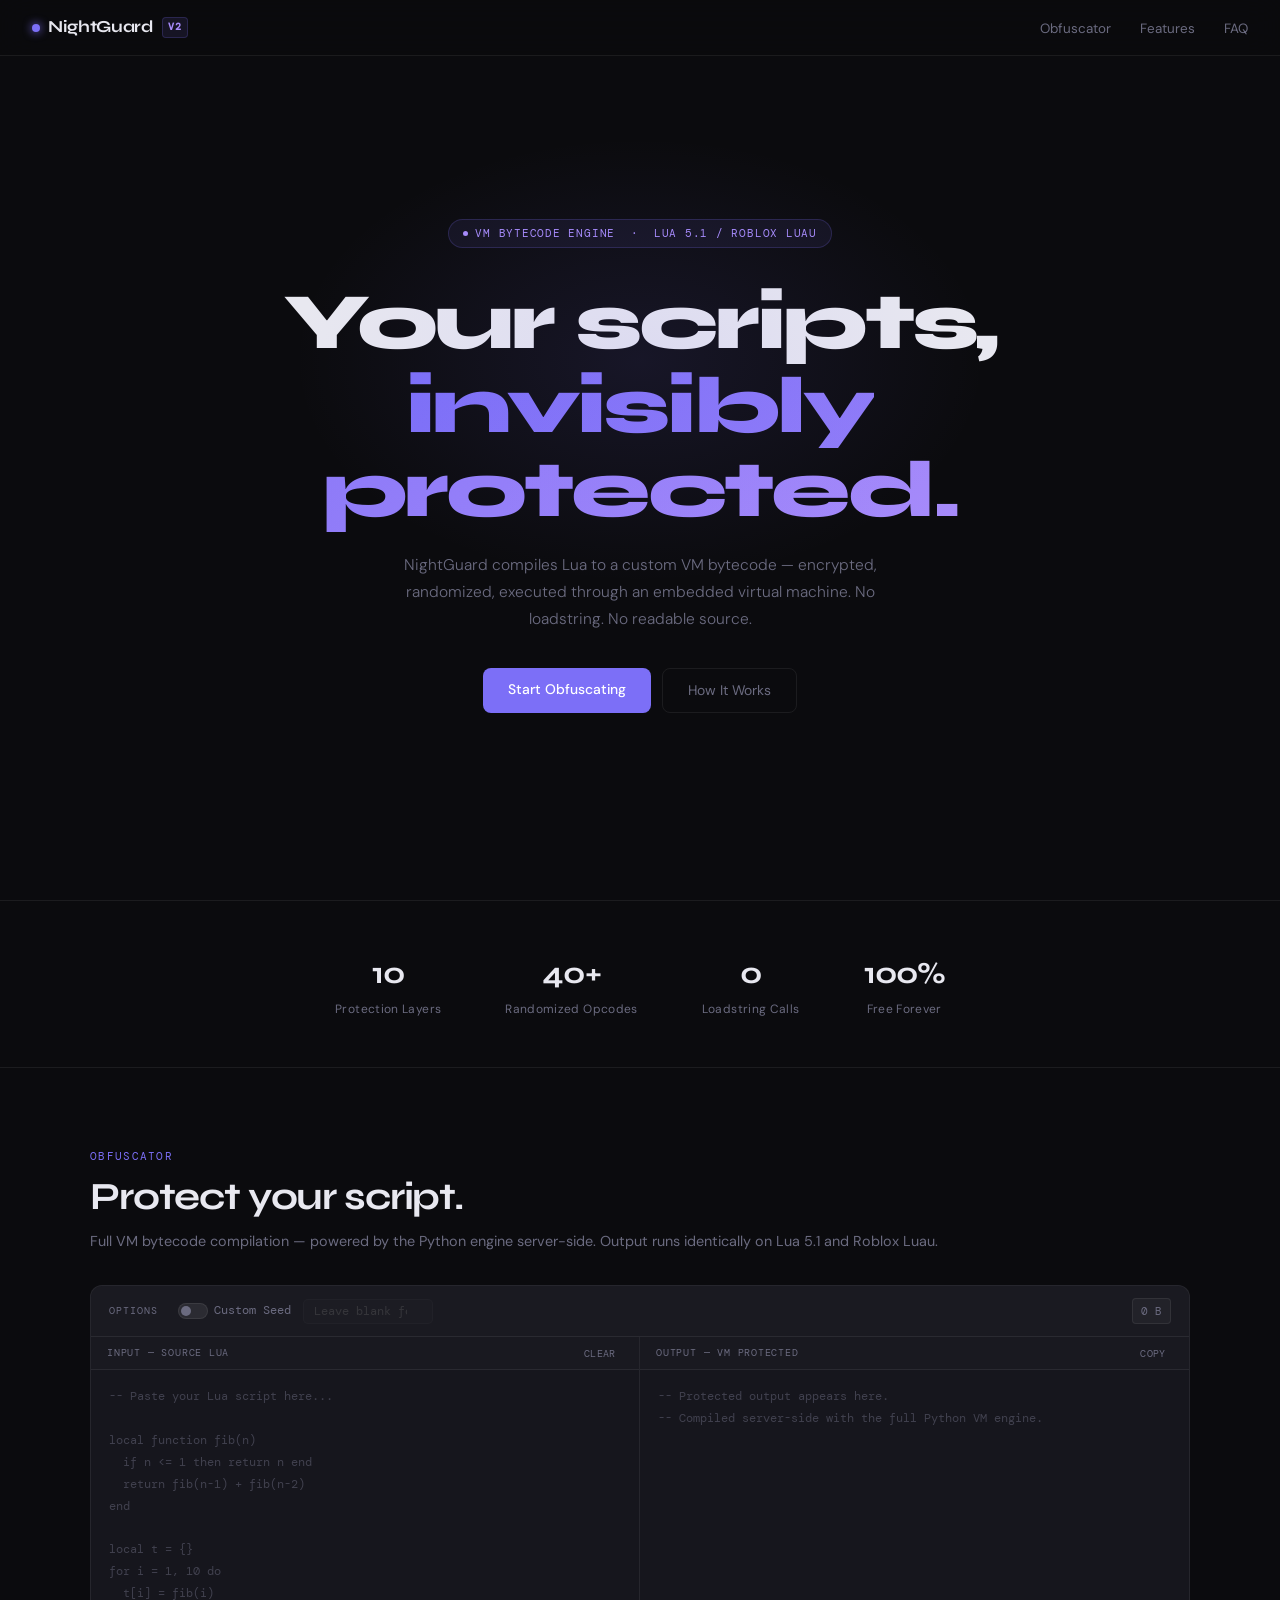
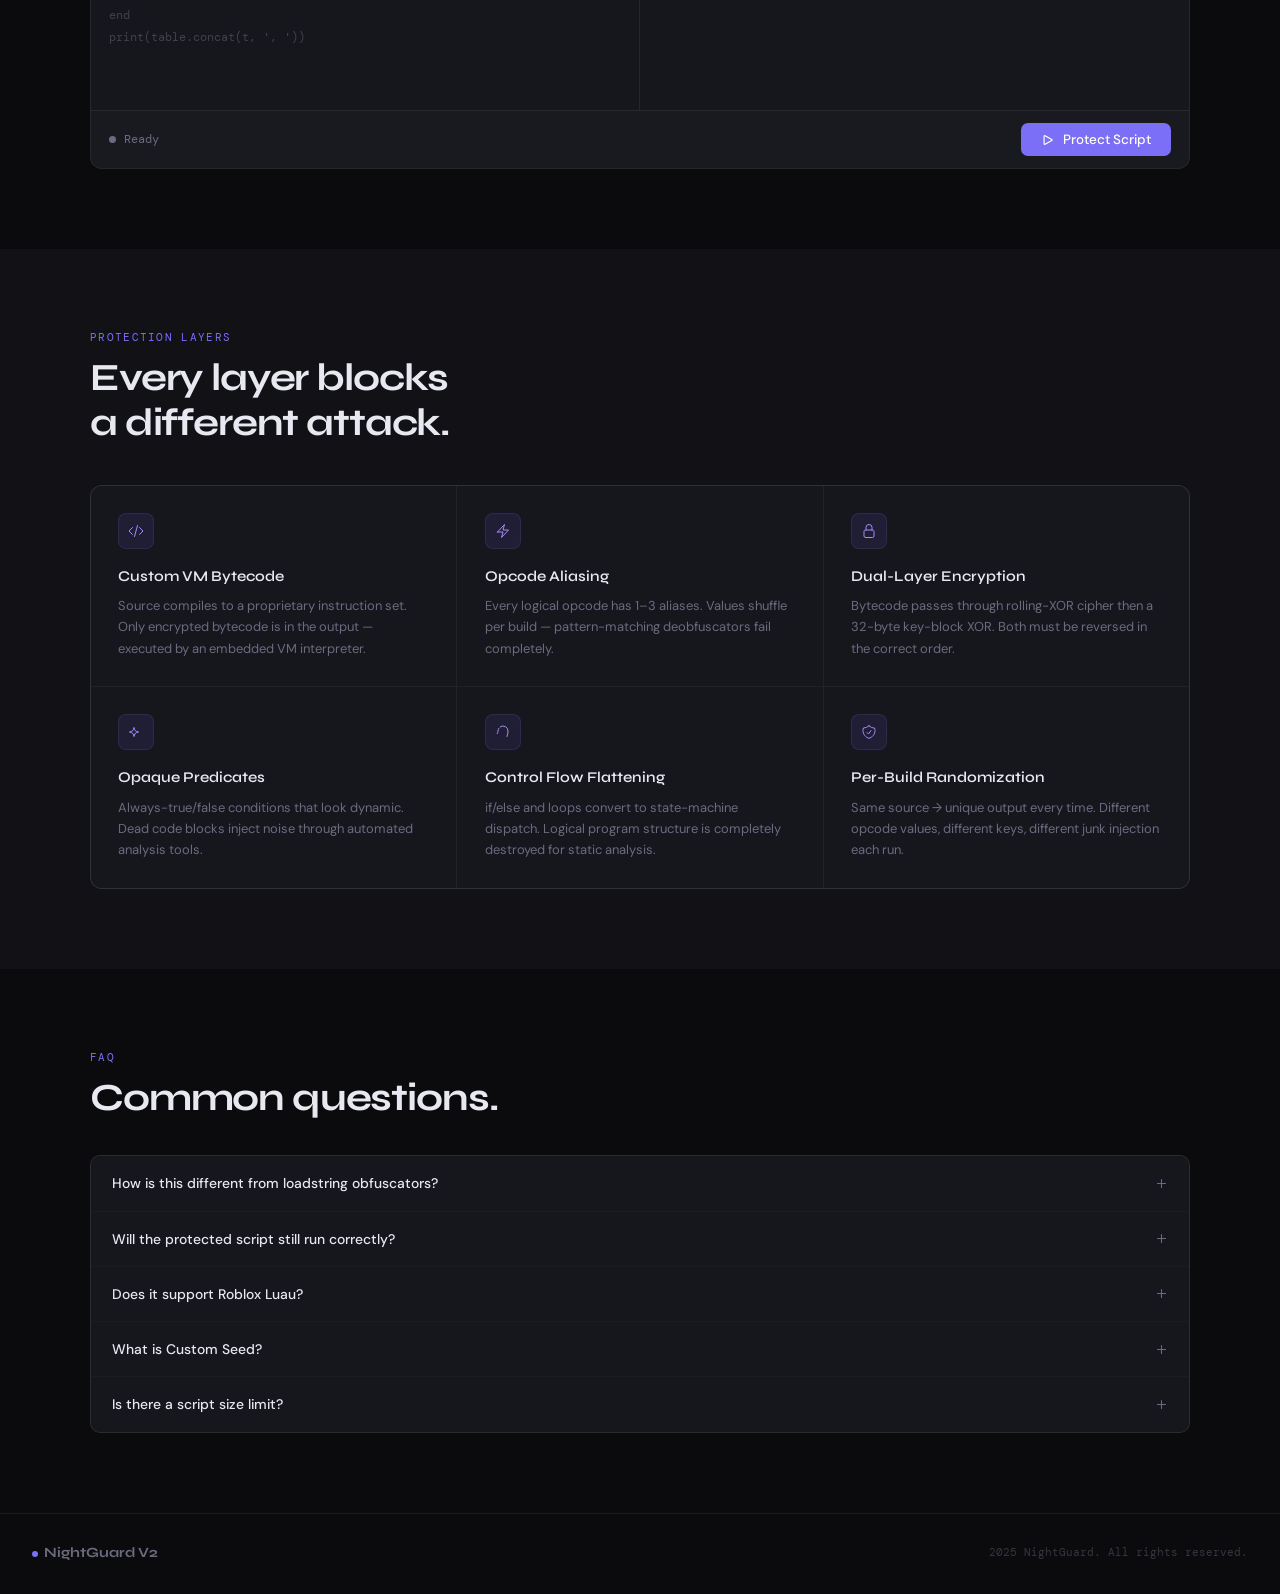
<file: static/index.html>
<!DOCTYPE html>
<html lang="en">
<head>
  <meta charset="UTF-8" />
  <meta name="viewport" content="width=device-width, initial-scale=1.0" />
  <title>NightGuard V2 — Lua Obfuscator</title>
  <link rel="preconnect" href="https://fonts.googleapis.com" />
  <link href="https://fonts.googleapis.com/css2?family=Syne:wght@600;700;800&family=DM+Mono:wght@400;500&family=DM+Sans:wght@300;400;500&display=swap" rel="stylesheet" />
  <link rel="stylesheet" href="/static/style.css" />
</head>
<body>

<!-- NAV -->
<nav>
  <a class="nav-logo" href="/">
    <span class="dot"></span>
    NightGuard
    <span class="nav-v2">V2</span>
  </a>
  <ul class="nav-links">
    <li><a href="#tool">Obfuscator</a></li>
    <li><a href="#features">Features</a></li>
    <li><a href="#faq">FAQ</a></li>
  </ul>
</nav>

<!-- HERO -->
<header class="hero">
  <div class="hero-glow"></div>
  <div class="hero-badge">
    <span class="bdot"></span>
    VM BYTECODE ENGINE &nbsp;·&nbsp; LUA 5.1 / ROBLOX LUAU
  </div>
  <h1>Your scripts,<br /><span class="grad">invisibly protected.</span></h1>
  <p class="hero-sub">
    NightGuard compiles Lua to a custom VM bytecode — encrypted, randomized,
    executed through an embedded virtual machine. No loadstring. No readable source.
  </p>
  <div class="hero-btns">
    <a href="#tool" class="btn-primary">Start Obfuscating</a>
    <a href="#features" class="btn-ghost">How It Works</a>
  </div>
</header>

<!-- STATS -->
<div class="stats-bar">
  <div class="stat"><span class="sv">10</span><span class="sl">Protection Layers</span></div>
  <div class="stat"><span class="sv">40+</span><span class="sl">Randomized Opcodes</span></div>
  <div class="stat"><span class="sv">0</span><span class="sl">Loadstring Calls</span></div>
  <div class="stat"><span class="sv">100%</span><span class="sl">Free Forever</span></div>
</div>

<!-- TOOL -->
<section class="tool-section" id="tool">
  <div class="inner">
    <div class="tool-header">
      <div class="section-label">Obfuscator</div>
      <h2 class="section-title">Protect your script.</h2>
      <p class="section-desc">
        Full VM bytecode compilation — powered by the Python engine server-side.
        Output runs identically on Lua 5.1 and Roblox Luau.
      </p>
    </div>

    <div class="tool-box">

      <!-- Options -->
      <div class="tool-opts-bar">
        <div class="opts-left">
          <span class="opts-label">OPTIONS</span>
          <label class="toggle-wrap">
            <input type="checkbox" id="opt-seed" />
            <span class="toggle-track"><span class="toggle-thumb"></span></span>
            <span>Custom Seed</span>
          </label>
          <input
            type="number" id="seed-val"
            class="seed-input" placeholder="Leave blank for random"
            min="0" max="4294967295"
          />
        </div>
        <div class="opts-right">
          <span class="size-badge" id="inputSize">0 B</span>
        </div>
      </div>

      <!-- Editors -->
      <div class="editors">
        <div class="editor-pane">
          <div class="editor-label">
            <span>INPUT — Source Lua</span>
            <button class="clear-btn" id="clearBtn">Clear</button>
          </div>
          <textarea
            id="inputCode"
            spellcheck="false"
            placeholder="-- Paste your Lua script here...

local function fib(n)
  if n <= 1 then return n end
  return fib(n-1) + fib(n-2)
end

local t = {}
for i = 1, 10 do
  t[i] = fib(i)
end
print(table.concat(t, ', '))
"></textarea>
        </div>

        <div class="editor-pane output-pane">
          <div class="editor-label">
            <span>OUTPUT — VM Protected</span>
            <button class="copy-btn" id="copyBtn">Copy</button>
          </div>
          <textarea
            id="outputCode"
            readonly
            spellcheck="false"
            placeholder="-- Protected output appears here.
-- Compiled server-side with the full Python VM engine."
          ></textarea>
        </div>
      </div>

      <!-- Footer -->
      <div class="tool-footer">
        <div class="status-area">
          <div class="status-dot" id="statusDot"></div>
          <span class="status-text" id="statusText">Ready</span>
        </div>
        <div class="btn-group">
          <button class="btn-run" id="runBtn">
            <svg width="14" height="14" fill="none" viewBox="0 0 24 24" stroke-width="2" stroke="currentColor">
              <path stroke-linecap="round" stroke-linejoin="round"
                d="M5.25 5.653c0-.856.917-1.398 1.667-.986l11.54 6.348a1.125 1.125 0 010 1.971l-11.54 6.347a1.125 1.125 0 01-1.667-.985V5.653z"/>
            </svg>
            Protect Script
          </button>
        </div>
      </div>
    </div>

    <!-- Result meta -->
    <div class="result-meta" id="resultMeta" style="display:none">
      <div class="meta-card">
        <span class="mc-label">Input</span>
        <span class="mc-val" id="metaIn">—</span>
      </div>
      <span class="meta-arrow">→</span>
      <div class="meta-card">
        <span class="mc-label">Output</span>
        <span class="mc-val" id="metaOut">—</span>
      </div>
      <span class="meta-arrow">→</span>
      <div class="meta-card">
        <span class="mc-label">Expansion</span>
        <span class="mc-val" id="metaRatio">—</span>
      </div>
      <div class="meta-card">
        <span class="mc-label">Method</span>
        <span class="mc-val" style="color:var(--green)">Full VM ✓</span>
      </div>
    </div>
  </div>
</section>

<!-- FEATURES -->
<section class="features-section" id="features">
  <div class="inner">
    <div class="section-label">Protection Layers</div>
    <h2 class="section-title">Every layer blocks<br />a different attack.</h2>
    <div class="feature-grid">

      <div class="feat-card">
        <div class="feat-icon">
          <svg fill="none" viewBox="0 0 24 24" stroke-width="1.5">
            <path stroke-linecap="round" stroke-linejoin="round" d="M17.25 6.75L22.5 12l-5.25 5.25m-10.5 0L1.5 12l5.25-5.25m7.5-3l-4.5 16.5"/>
          </svg>
        </div>
        <h3>Custom VM Bytecode</h3>
        <p>Source compiles to a proprietary instruction set. Only encrypted bytecode is in the output — executed by an embedded VM interpreter.</p>
      </div>

      <div class="feat-card">
        <div class="feat-icon">
          <svg fill="none" viewBox="0 0 24 24" stroke-width="1.5">
            <path stroke-linecap="round" stroke-linejoin="round" d="M3.75 13.5l10.5-11.25L12 10.5h8.25L9.75 21.75 12 13.5H3.75z"/>
          </svg>
        </div>
        <h3>Opcode Aliasing</h3>
        <p>Every logical opcode has 1–3 aliases. Values shuffle per build — pattern-matching deobfuscators fail completely.</p>
      </div>

      <div class="feat-card">
        <div class="feat-icon">
          <svg fill="none" viewBox="0 0 24 24" stroke-width="1.5">
            <path stroke-linecap="round" stroke-linejoin="round" d="M16.5 10.5V6.75a4.5 4.5 0 10-9 0v3.75m-.75 11.25h10.5a2.25 2.25 0 002.25-2.25v-6.75a2.25 2.25 0 00-2.25-2.25H6.75a2.25 2.25 0 00-2.25 2.25v6.75a2.25 2.25 0 002.25 2.25z"/>
          </svg>
        </div>
        <h3>Dual-Layer Encryption</h3>
        <p>Bytecode passes through rolling-XOR cipher then a 32-byte key-block XOR. Both must be reversed in the correct order.</p>
      </div>

      <div class="feat-card">
        <div class="feat-icon">
          <svg fill="none" viewBox="0 0 24 24" stroke-width="1.5">
            <path stroke-linecap="round" stroke-linejoin="round" d="M9.813 15.904L9 18.75l-.813-2.846a4.5 4.5 0 00-3.09-3.09L2.25 12l2.846-.813a4.5 4.5 0 003.09-3.09L9 5.25l.813 2.846a4.5 4.5 0 003.09 3.09L15.75 12l-2.846.813a4.5 4.5 0 00-3.09 3.09z"/>
          </svg>
        </div>
        <h3>Opaque Predicates</h3>
        <p>Always-true/false conditions that look dynamic. Dead code blocks inject noise through automated analysis tools.</p>
      </div>

      <div class="feat-card">
        <div class="feat-icon">
          <svg fill="none" viewBox="0 0 24 24" stroke-width="1.5">
            <path stroke-linecap="round" stroke-linejoin="round" d="M7.864 4.243A7.5 7.5 0 0119.5 10.5c0 2.92-.556 5.709-1.568 8.268M5.742 6.364A7.465 7.465 0 004.5 10.5a7.464 7.464 0 01-1.15 3.993"/>
          </svg>
        </div>
        <h3>Control Flow Flattening</h3>
        <p>if/else and loops convert to state-machine dispatch. Logical program structure is completely destroyed for static analysis.</p>
      </div>

      <div class="feat-card">
        <div class="feat-icon">
          <svg fill="none" viewBox="0 0 24 24" stroke-width="1.5">
            <path stroke-linecap="round" stroke-linejoin="round" d="M9 12.75L11.25 15 15 9.75m-3-7.036A11.959 11.959 0 013.598 6 11.99 11.99 0 003 9.749c0 5.592 3.824 10.29 9 11.623 5.176-1.332 9-6.03 9-11.622 0-1.31-.21-2.57-.598-3.75h-.152c-3.196 0-6.1-1.25-8.25-3.286z"/>
          </svg>
        </div>
        <h3>Per-Build Randomization</h3>
        <p>Same source → unique output every time. Different opcode values, different keys, different junk injection each run.</p>
      </div>

    </div>
  </div>
</section>

<!-- FAQ -->
<section class="faq-section" id="faq">
  <div class="inner">
    <div class="section-label">FAQ</div>
    <h2 class="section-title">Common questions.</h2>
    <div class="faq-list">

      <div class="faq-item">
        <div class="faq-q">
          How is this different from loadstring obfuscators?
          <svg fill="none" viewBox="0 0 24 24" stroke-width="2"><path stroke-linecap="round" stroke-linejoin="round" d="M12 4.5v15m7.5-7.5h-15"/></svg>
        </div>
        <div class="faq-a">
          Most obfuscators wrap code in loadstring() with base64 or XOR encoded strings.
          NightGuard V2 compiles to a custom bytecode format and runs it through an embedded
          VM interpreter — there is no Lua source in the output at all, only encrypted binary instructions.
        </div>
      </div>

      <div class="faq-item">
        <div class="faq-q">
          Will the protected script still run correctly?
          <svg fill="none" viewBox="0 0 24 24" stroke-width="2"><path stroke-linecap="round" stroke-linejoin="round" d="M12 4.5v15m7.5-7.5h-15"/></svg>
        </div>
        <div class="faq-a">
          Yes. The NightGuard VM faithfully implements Lua 5.1 semantics — functions, closures,
          tables, varargs, string operations, and global access all behave identically to the original.
        </div>
      </div>

      <div class="faq-item">
        <div class="faq-q">
          Does it support Roblox Luau?
          <svg fill="none" viewBox="0 0 24 24" stroke-width="2"><path stroke-linecap="round" stroke-linejoin="round" d="M12 4.5v15m7.5-7.5h-15"/></svg>
        </div>
        <div class="faq-a">
          Yes. The VM runtime is written in Lua 5.1 compatible code with a bitwise XOR shim
          that works across standard Lua 5.1, LuaJIT, and Roblox Luau environments.
        </div>
      </div>

      <div class="faq-item">
        <div class="faq-q">
          What is Custom Seed?
          <svg fill="none" viewBox="0 0 24 24" stroke-width="2"><path stroke-linecap="round" stroke-linejoin="round" d="M12 4.5v15m7.5-7.5h-15"/></svg>
        </div>
        <div class="faq-a">
          The seed controls all randomization — opcode shuffling, junk injection, and encryption keys.
          With the same seed, the same source always produces the same output. Leave it blank for a
          random seed each time.
        </div>
      </div>

      <div class="faq-item">
        <div class="faq-q">
          Is there a script size limit?
          <svg fill="none" viewBox="0 0 24 24" stroke-width="2"><path stroke-linecap="round" stroke-linejoin="round" d="M12 4.5v15m7.5-7.5h-15"/></svg>
        </div>
        <div class="faq-a">
          The web tool accepts scripts up to 512 KB. Obfuscation has a 60-second server-side
          timeout. For very large scripts, use the CLI locally: <code>python cli.py input.lua output.lua</code>
        </div>
      </div>

    </div>
  </div>
</section>

<!-- FOOTER -->
<footer>
  <div class="footer-logo">
    <span style="width:6px;height:6px;border-radius:50%;background:var(--accent);display:inline-block"></span>
    NightGuard V2
  </div>
  <span class="footer-copy">2025 NightGuard. All rights reserved.</span>
</footer>

<script src="/static/main.js"></script>
</body>
</html>
</file>
<file: static/style.css>
/* NightGuard V2 — styles.css */
*, *::before, *::after { box-sizing: border-box; margin: 0; padding: 0; }

:root {
  --bg:      #0b0b0e;
  --surface: #111116;
  --card:    #16161d;
  --border:  rgba(255,255,255,0.07);
  --accent:  #7c6ff7;
  --accent2: #a78bfa;
  --text:    #e8e8f0;
  --muted:   #6b6b80;
  --green:   #4ade80;
  --red:     #f87171;
  --orange:  #fb923c;
  --mono:    'DM Mono', monospace;
  --display: 'Syne', sans-serif;
  --body:    'DM Sans', sans-serif;
}

html { scroll-behavior: smooth; }
body {
  background: var(--bg); color: var(--text);
  font-family: var(--body); font-size: 15px; line-height: 1.6;
  overflow-x: hidden;
}

/* ── NAV ── */
nav {
  position: fixed; top: 0; left: 0; right: 0; z-index: 100;
  display: flex; align-items: center; justify-content: space-between;
  padding: 0 2rem; height: 56px;
  background: rgba(11,11,14,.85); backdrop-filter: blur(18px);
  border-bottom: 1px solid var(--border);
}
.nav-logo {
  display: flex; align-items: center; gap: .5rem;
  font-family: var(--display); font-weight: 700; font-size: 1.05rem;
  color: var(--text); text-decoration: none; letter-spacing: -.02em;
}
.nav-logo .dot {
  width: 8px; height: 8px; border-radius: 50%;
  background: var(--accent); box-shadow: 0 0 10px var(--accent);
}
.nav-v2 {
  font-size: .65rem; font-family: var(--mono); color: var(--accent2);
  background: rgba(124,111,247,.1); border: 1px solid rgba(124,111,247,.2);
  border-radius: 4px; padding: .1rem .35rem; letter-spacing: .05em;
}
.nav-links { display: flex; gap: 1.8rem; list-style: none; }
.nav-links a { color: var(--muted); text-decoration: none; font-size: .84rem; transition: color .2s; }
.nav-links a:hover { color: var(--text); }

/* ── HERO ── */
.hero {
  min-height: 100vh; display: flex; flex-direction: column;
  align-items: center; justify-content: center; text-align: center;
  padding: 7rem 2rem 5rem; position: relative; overflow: hidden;
}
.hero-glow {
  position: absolute; top: 15%; left: 50%; transform: translateX(-50%);
  width: 700px; height: 450px;
  background: radial-gradient(ellipse, rgba(124,111,247,.11) 0%, transparent 70%);
  pointer-events: none;
}
.hero-badge {
  display: inline-flex; align-items: center; gap: .45rem;
  background: rgba(124,111,247,.08); border: 1px solid rgba(124,111,247,.2);
  border-radius: 20px; padding: .28rem .9rem;
  font-family: var(--mono); font-size: .68rem; color: var(--accent2);
  letter-spacing: .07em; margin-bottom: 2rem;
}
.bdot { width: 5px; height: 5px; border-radius: 50%; background: var(--accent2); animation: blink 2s infinite; }
@keyframes blink { 0%,100%{opacity:1} 50%{opacity:.25} }

.hero h1 {
  font-family: var(--display); font-size: clamp(2.6rem, 6.5vw, 5rem);
  font-weight: 800; letter-spacing: -.04em; line-height: 1.05; max-width: 760px;
}
.grad {
  background: linear-gradient(135deg, var(--accent) 0%, var(--accent2) 100%);
  -webkit-background-clip: text; -webkit-text-fill-color: transparent; background-clip: text;
}
.hero-sub {
  margin-top: 1.3rem; max-width: 500px; color: var(--muted);
  font-size: .97rem; font-weight: 300; line-height: 1.72;
}
.hero-btns { margin-top: 2.2rem; display: flex; gap: .7rem; flex-wrap: wrap; justify-content: center; }

.btn-primary {
  background: var(--accent); color: #fff; border: none;
  padding: .65rem 1.55rem; border-radius: 8px;
  font-family: var(--body); font-size: .87rem; font-weight: 500;
  cursor: pointer; text-decoration: none; display: inline-block;
  transition: opacity .2s, transform .15s;
}
.btn-primary:hover { opacity: .85; transform: translateY(-1px); }

.btn-ghost {
  background: transparent; color: var(--muted);
  border: 1px solid var(--border); padding: .65rem 1.55rem;
  border-radius: 8px; font-family: var(--body); font-size: .87rem;
  cursor: pointer; text-decoration: none; display: inline-block;
  transition: border-color .2s, color .2s;
}
.btn-ghost:hover { border-color: rgba(255,255,255,.18); color: var(--text); }

/* ── STATS ── */
.stats-bar {
  display: flex; justify-content: center; gap: 4rem;
  padding: 3rem 2rem; flex-wrap: wrap;
  border-top: 1px solid var(--border); border-bottom: 1px solid var(--border);
}
.stat { text-align: center; }
.sv { display: block; font-family: var(--display); font-size: 1.9rem; font-weight: 700; letter-spacing: -.03em; }
.sl { display: block; font-size: .75rem; color: var(--muted); margin-top: .15rem; letter-spacing: .03em; }

/* ── TOOL SECTION ── */
.tool-section { padding: 5rem 2rem; }
.inner { max-width: 1100px; margin: 0 auto; }

.section-label {
  font-family: var(--mono); font-size: .68rem; letter-spacing: .12em;
  color: var(--accent); text-transform: uppercase; margin-bottom: .6rem;
}
.section-title {
  font-family: var(--display); font-size: clamp(1.7rem, 3vw, 2.4rem);
  font-weight: 700; letter-spacing: -.03em; line-height: 1.15;
}
.section-desc { color: var(--muted); margin-top: .6rem; font-size: .9rem; line-height: 1.7; }

.tool-header { margin-bottom: 2rem; }

/* ── TOOL BOX ── */
.tool-box {
  background: var(--card); border: 1px solid var(--border);
  border-radius: 12px; overflow: hidden;
}

.tool-opts-bar {
  display: flex; align-items: center; justify-content: space-between;
  padding: .75rem 1.1rem; border-bottom: 1px solid var(--border);
  background: rgba(255,255,255,.015); flex-wrap: wrap; gap: .5rem;
}
.opts-label {
  font-family: var(--mono); font-size: .62rem; letter-spacing: .1em;
  color: var(--muted); margin-right: .5rem;
}
.opts-left { display: flex; align-items: center; gap: .75rem; flex-wrap: wrap; }
.opts-right { display: flex; align-items: center; gap: .5rem; }

/* toggle switch */
.toggle-wrap { display: flex; align-items: center; gap: .4rem; cursor: pointer; font-family: var(--mono); font-size: .72rem; color: var(--muted); user-select: none; }
.toggle-wrap input { display: none; }
.toggle-track { width: 30px; height: 16px; background: rgba(255,255,255,.08); border: 1px solid var(--border); border-radius: 8px; position: relative; transition: background .2s; }
.toggle-thumb { position: absolute; top: 2px; left: 2px; width: 10px; height: 10px; border-radius: 50%; background: var(--muted); transition: transform .2s, background .2s; }
.toggle-wrap input:checked + .toggle-track { background: rgba(124,111,247,.25); border-color: rgba(124,111,247,.4); }
.toggle-wrap input:checked + .toggle-track .toggle-thumb { transform: translateX(14px); background: var(--accent2); }

.seed-input {
  background: rgba(255,255,255,.04); border: 1px solid var(--border);
  color: var(--text); border-radius: 5px; padding: .25rem .6rem;
  font-family: var(--mono); font-size: .72rem; width: 130px; outline: none;
  transition: border-color .2s;
}
.seed-input:focus { border-color: var(--accent); }
.seed-input:disabled { opacity: .3; pointer-events: none; }

.size-badge {
  font-family: var(--mono); font-size: .68rem; color: var(--muted);
  background: rgba(255,255,255,.04); border: 1px solid var(--border);
  border-radius: 4px; padding: .2rem .5rem;
}

/* editors */
.editors { display: grid; grid-template-columns: 1fr 1fr; }
.editor-pane { display: flex; flex-direction: column; }
.editor-pane:first-child { border-right: 1px solid var(--border); }

.editor-label {
  display: flex; align-items: center; justify-content: space-between;
  padding: .45rem 1rem; border-bottom: 1px solid var(--border);
  font-family: var(--mono); font-size: .62rem; letter-spacing: .08em;
  color: var(--muted); text-transform: uppercase;
  background: rgba(255,255,255,.01);
}

.clear-btn, .copy-btn {
  background: transparent; border: none; color: var(--muted);
  font-family: var(--mono); font-size: .65rem; cursor: pointer;
  padding: .15rem .45rem; border-radius: 3px; transition: color .15s, background .15s;
  letter-spacing: .04em; text-transform: uppercase;
}
.clear-btn:hover { color: var(--red); }
.copy-btn:hover { color: var(--accent2); background: rgba(124,111,247,.08); }

textarea {
  flex: 1; min-height: 340px; background: transparent;
  border: none; outline: none; resize: none;
  padding: 1rem 1.1rem; font-family: var(--mono); font-size: .78rem;
  color: var(--text); line-height: 1.75; caret-color: var(--accent);
}
textarea::placeholder { color: rgba(107,107,128,.5); }
.output-pane textarea { color: rgba(232,232,240,.75); }

/* footer */
.tool-footer {
  display: flex; align-items: center; justify-content: space-between;
  padding: .75rem 1.1rem; border-top: 1px solid var(--border);
  background: rgba(255,255,255,.01); flex-wrap: wrap; gap: .5rem;
}
.status-area { display: flex; align-items: center; gap: .5rem; }
.status-dot {
  width: 7px; height: 7px; border-radius: 50%;
  background: var(--muted); transition: background .3s;
}
.status-dot.busy    { background: var(--orange); animation: pulse-dot 1s infinite; }
.status-dot.ok      { background: var(--green); }
.status-dot.error   { background: var(--red); }
@keyframes pulse-dot { 0%,100%{opacity:1} 50%{opacity:.4} }
.status-text { font-family: var(--mono); font-size: .72rem; color: var(--muted); }

.btn-group { display: flex; gap: .5rem; }
.btn-run {
  display: flex; align-items: center; gap: .45rem;
  background: var(--accent); color: #fff; border: none;
  padding: .5rem 1.3rem; border-radius: 7px;
  font-family: var(--body); font-size: .84rem; font-weight: 500;
  cursor: pointer; transition: opacity .2s, transform .1s;
}
.btn-run:hover { opacity: .87; transform: translateY(-1px); }
.btn-run:active { transform: none; }
.btn-run:disabled { opacity: .4; cursor: not-allowed; transform: none; }

/* result meta */
.result-meta {
  display: flex; align-items: center; gap: .75rem;
  margin-top: 1rem; flex-wrap: wrap;
}
.meta-card {
  background: var(--card); border: 1px solid var(--border);
  border-radius: 8px; padding: .55rem 1rem; text-align: center;
}
.mc-label { display: block; font-family: var(--mono); font-size: .6rem; color: var(--muted); letter-spacing: .08em; text-transform: uppercase; margin-bottom: .2rem; }
.mc-val   { display: block; font-family: var(--mono); font-size: .85rem; font-weight: 500; color: var(--text); }
.meta-arrow { color: var(--muted); font-size: 1rem; }

/* ── FEATURES ── */
.features-section { padding: 5rem 2rem; background: var(--surface); }
.feature-grid {
  display: grid; grid-template-columns: repeat(3, 1fr);
  gap: 1px; background: var(--border);
  border: 1px solid var(--border); border-radius: 12px;
  overflow: hidden; margin-top: 2.5rem;
}
.feat-card { background: var(--card); padding: 1.7rem; transition: background .2s; }
.feat-card:hover { background: #1b1b24; }
.feat-icon {
  width: 36px; height: 36px; border-radius: 8px;
  background: rgba(124,111,247,.1); border: 1px solid rgba(124,111,247,.15);
  display: flex; align-items: center; justify-content: center; margin-bottom: 1rem;
}
.feat-icon svg { width: 16px; height: 16px; stroke: var(--accent2); }
.feat-card h3 { font-family: var(--display); font-size: .93rem; font-weight: 600; margin-bottom: .4rem; }
.feat-card p  { font-size: .81rem; color: var(--muted); line-height: 1.65; }

/* ── FAQ ── */
.faq-section { padding: 5rem 2rem; }
.faq-list {
  margin-top: 2.2rem; display: flex; flex-direction: column;
  gap: 1px; background: var(--border);
  border: 1px solid var(--border); border-radius: 10px; overflow: hidden;
}
.faq-item { background: var(--card); cursor: pointer; }
.faq-q {
  display: flex; justify-content: space-between; align-items: center;
  padding: 1rem 1.3rem; font-size: .87rem; font-weight: 500;
}
.faq-q svg { width: 13px; height: 13px; stroke: var(--muted); transition: transform .2s; min-width: 13px; }
.faq-item.open .faq-q svg { transform: rotate(45deg); stroke: var(--accent2); }
.faq-a {
  max-height: 0; overflow: hidden; transition: max-height .3s ease, padding .3s;
  font-size: .83rem; color: var(--muted); line-height: 1.7; padding: 0 1.3rem;
}
.faq-item.open .faq-a { max-height: 200px; padding: 0 1.3rem 1rem; }

/* ── FOOTER ── */
footer {
  border-top: 1px solid var(--border); padding: 1.8rem 2rem;
  display: flex; align-items: center; justify-content: space-between; flex-wrap: wrap; gap: 1rem;
}
.footer-logo { font-family: var(--display); font-size: .88rem; font-weight: 700; color: var(--muted); display: flex; align-items: center; gap: .4rem; }
.footer-copy  { font-family: var(--mono); font-size: .66rem; color: rgba(107,107,128,.45); }

/* ── SCROLL BAR ── */
::-webkit-scrollbar { width: 4px; }
::-webkit-scrollbar-track { background: var(--bg); }
::-webkit-scrollbar-thumb { background: var(--border); border-radius: 2px; }

/* ── RESPONSIVE ── */
@media (max-width: 768px) {
  .editors { grid-template-columns: 1fr; }
  .editor-pane:first-child { border-right: none; border-bottom: 1px solid var(--border); }
  .feature-grid { grid-template-columns: 1fr; }
  .stats-bar { gap: 2rem; }
  .nav-links { display: none; }
  .result-meta { flex-direction: column; align-items: flex-start; }
}
</file>
